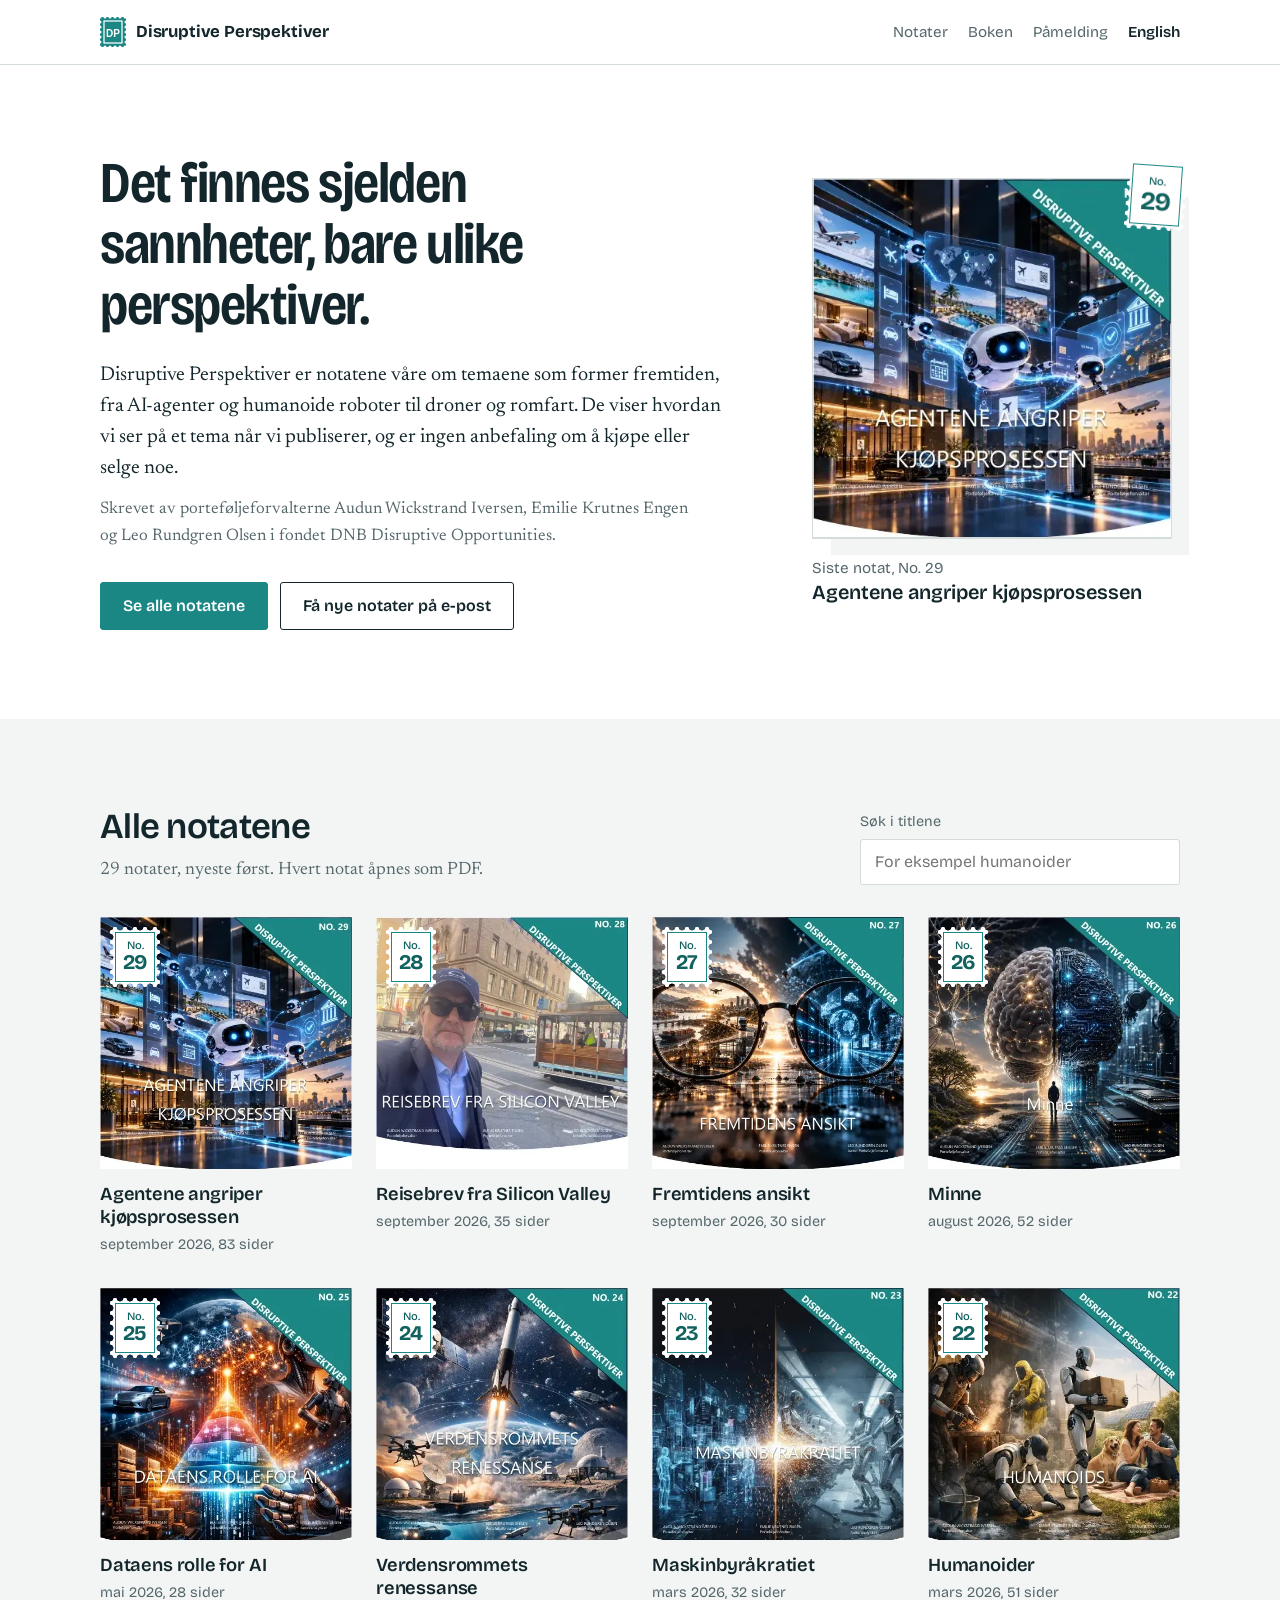
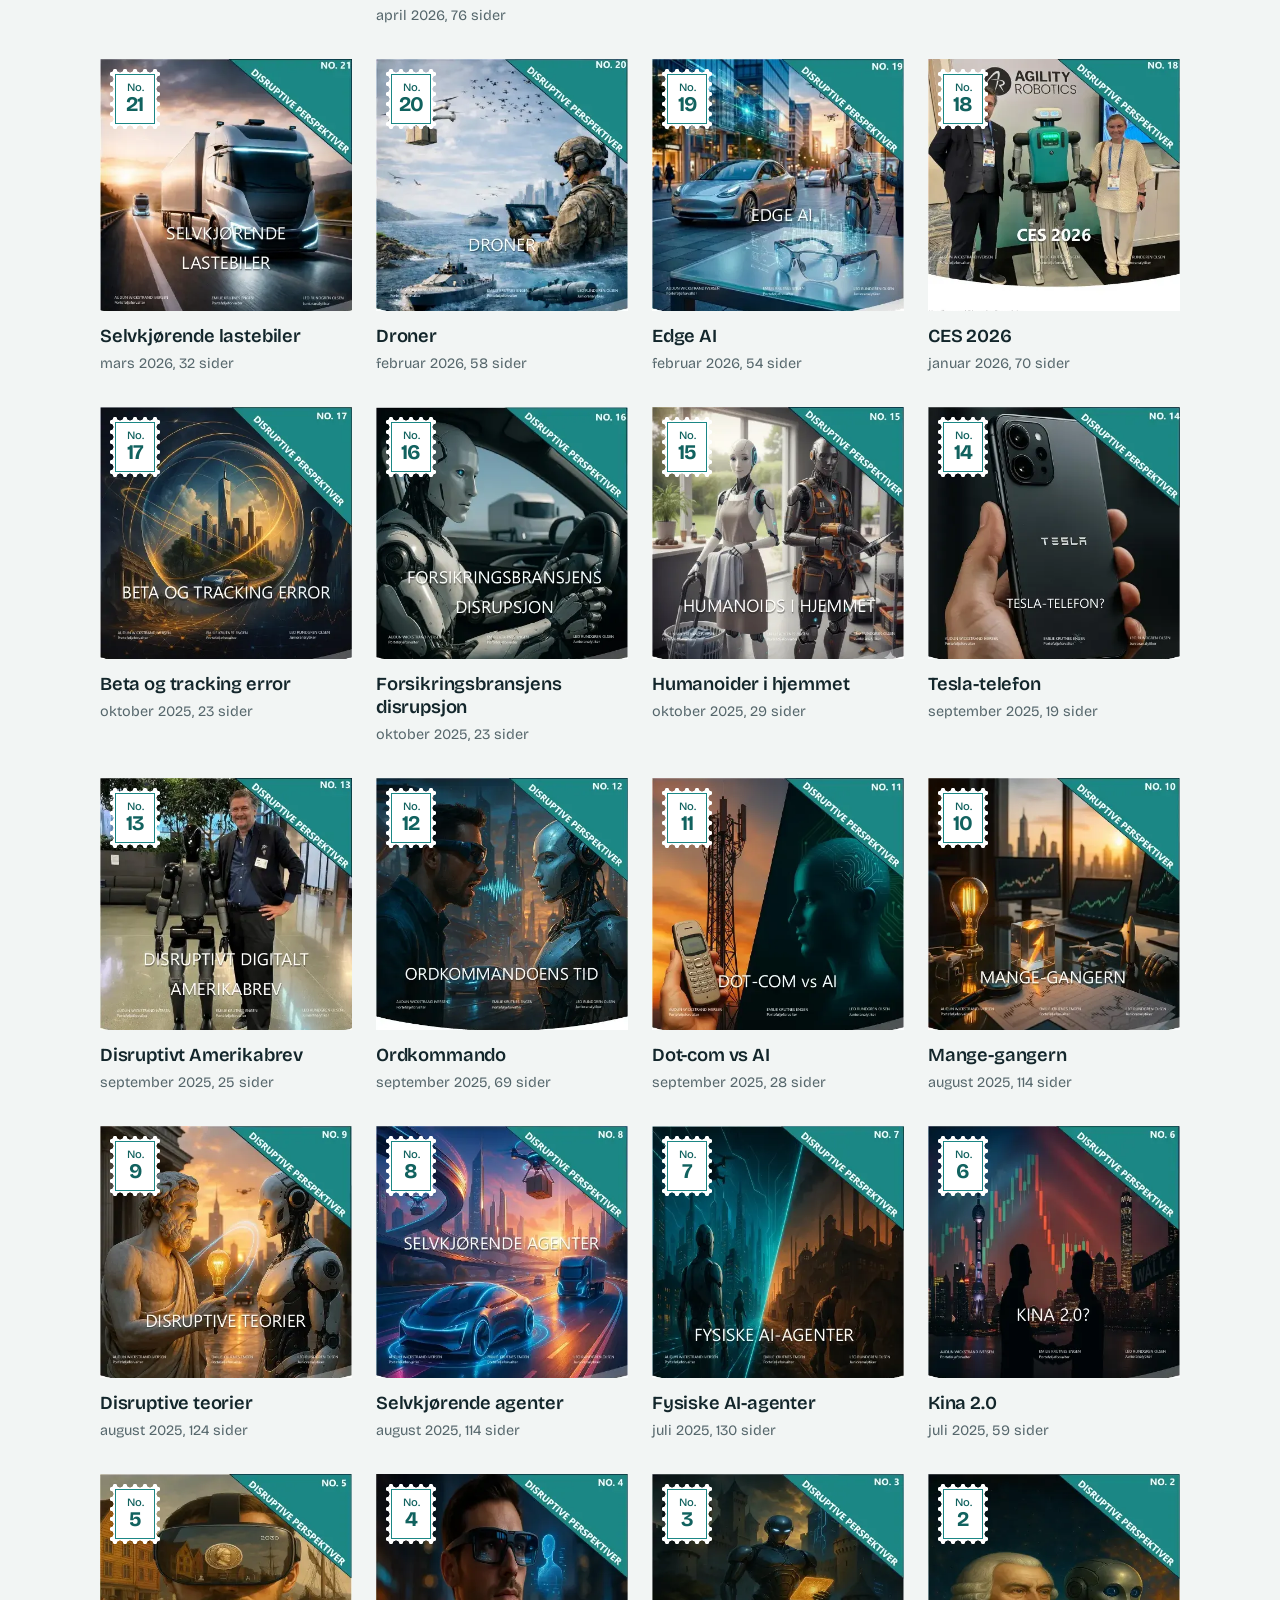
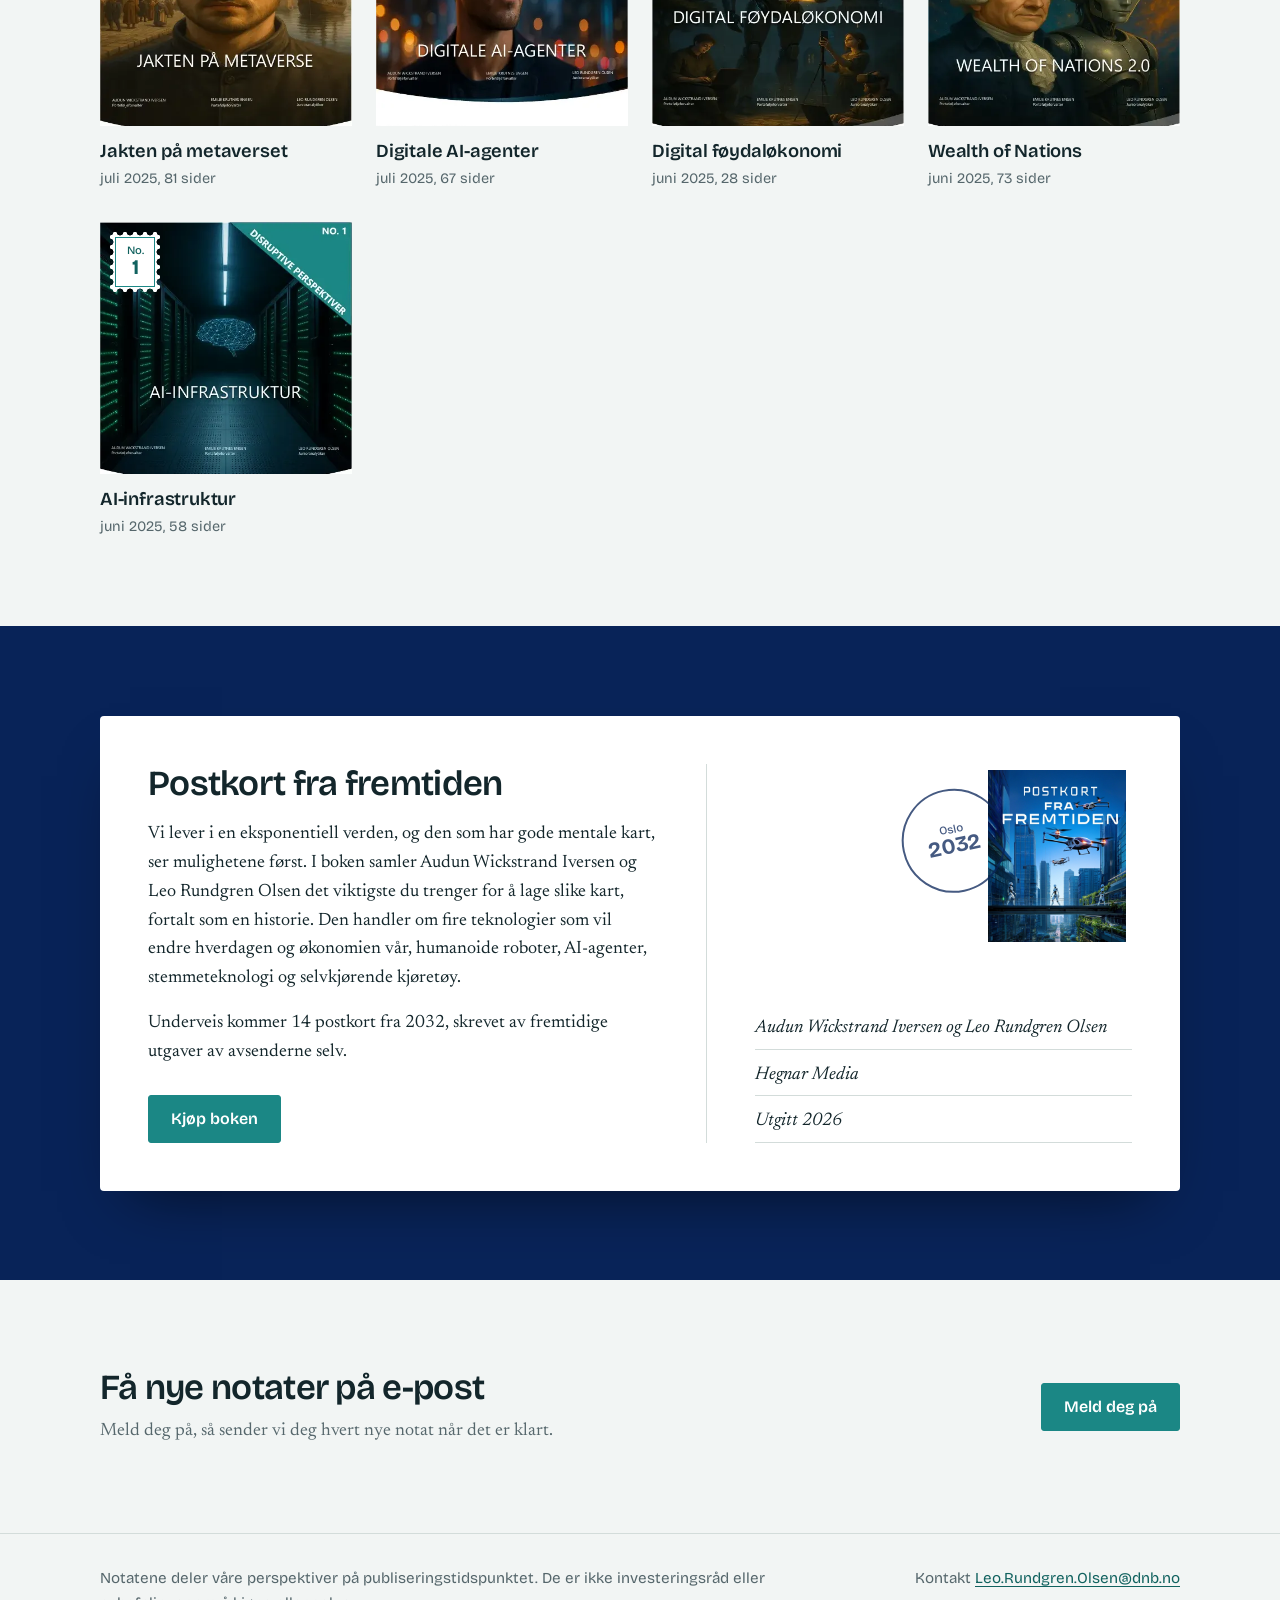
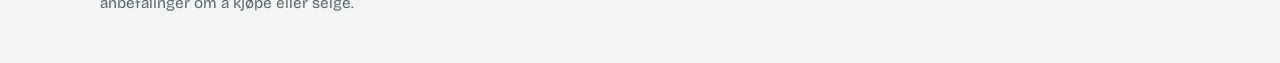
<file: index.html>
<!doctype html>
<html lang="no">
<head>
  <meta charset="utf-8">
  <meta name="viewport" content="width=device-width, initial-scale=1">
  <title>Disruptive Perspektiver | Postkort fra fremtiden</title>
  <meta name="description" content="Disruptive Perspektiver er notatserien til Audun Wickstrand Iversen, Emilie Krutnes Engen og Leo Rundgren Olsen om temaene som former fremtiden. Les alle notatene og boken Postkort fra fremtiden.">
  <link rel="canonical" href="https://postkortfrafremtiden.no/">
  <link rel="alternate" hreflang="no" href="https://postkortfrafremtiden.no/">
  <link rel="alternate" hreflang="en" href="https://postkortfrafremtiden.no/en/">
  <meta property="og:title" content="Disruptive Perspektiver">
  <meta property="og:description" content="Notater om temaene som former fremtiden, og boken Postkort fra fremtiden.">
  <meta property="og:image" content="https://postkortfrafremtiden.no/assets/postkort-fra-fremtiden.jpg">
  <meta property="og:locale" content="nb_NO">
  <link rel="icon" href="assets/favicon.svg" type="image/svg+xml">
  <link rel="preconnect" href="https://fonts.googleapis.com">
  <link rel="preconnect" href="https://fonts.gstatic.com" crossorigin>
  <link href="https://fonts.googleapis.com/css2?family=Bricolage+Grotesque:opsz,wdth,wght@12..96,75..100,400..700&family=Newsreader:ital,opsz,wght@0,6..72,400..600;1,6..72,400&display=swap" rel="stylesheet">
  <link rel="stylesheet" href="assets/site.css">
</head>
<body data-rot="">
  <a class="hopp" href="#arkiv">Hopp til notatene</a>

  <header class="topp">
    <div class="wrap">
      <a class="merke" href="./"><img src="assets/favicon.svg" alt="">Disruptive Perspektiver</a>
      <nav aria-label="Hovedmeny">
        <a href="#arkiv">Notater</a>
        <a href="https://www.norli.no/boker/dokumentar-og-fakta/historie-og-dokumentar/debatt-og-samfunn/postkort-fra-fremtiden-9788271464639" target="_blank" rel="noopener">Boken</a>
        <a href="#pamelding">Påmelding</a>
        <a class="sprak" href="en/" lang="en" hreflang="en">English</a>
      </nav>
    </div>
  </header>

  <main>
    <section class="aapning">
      <div class="wrap">
        <div>
          <h1>Det finnes sjelden sannheter, bare ulike perspektiver.</h1>
          <p class="ingress">Disruptive Perspektiver er notatene våre om temaene som former fremtiden, fra AI-agenter og humanoide roboter til droner og romfart. De viser hvordan vi ser på et tema når vi publiserer, og er ingen anbefaling om å kjøpe eller selge noe.</p>
          <p class="forfattere">Skrevet av porteføljeforvalterne Audun Wickstrand Iversen, Emilie Krutnes Engen og Leo Rundgren Olsen i fondet DNB Disruptive Opportunities.</p>
          <div class="knapper">
            <a class="knapp" href="#arkiv">Se alle notatene</a>
            <a class="knapp sekundar" href="#pamelding" data-pamelding>Få nye notater på e-post</a>
          </div>
        </div>
        <a class="siste" id="siste" href="#arkiv"></a>
      </div>
    </section>

    <section class="arkiv" id="arkiv" aria-labelledby="arkiv-tittel">
      <div class="wrap">
        <div class="arkiv-hode">
          <div>
            <h2 id="arkiv-tittel">Alle notatene</h2>
            <p><span id="antall"></span> notater, nyeste først. Hvert notat åpnes som PDF.</p>
          </div>
          <div class="sok">
            <label for="sok">Søk i titlene</label>
            <input id="sok" type="search" placeholder="For eksempel humanoider" autocomplete="off">
          </div>
        </div>
        <ol class="notater" id="notater" reversed></ol>
        <p class="tomt" id="tomt" hidden>Ingen notater har en tittel som passer. Prøv et kortere ord.</p>
        <noscript><p>Slå på JavaScript for å se notatlisten, eller åpne mappen pdf/no direkte.</p></noscript>
      </div>
    </section>

    <section class="boken" id="boken" aria-labelledby="bok-tittel">
      <div class="wrap">
        <article class="postkort">
          <div class="melding">
            <h2 id="bok-tittel">Postkort fra fremtiden</h2>
            <p>Vi lever i en eksponentiell verden, og den som har gode mentale kart, ser mulighetene først. I boken samler Audun Wickstrand Iversen og Leo Rundgren Olsen det viktigste du trenger for å lage slike kart, fortalt som en historie. Den handler om fire teknologier som vil endre hverdagen og økonomien vår, humanoide roboter, AI-agenter, stemmeteknologi og selvkjørende kjøretøy.</p>
            <p>Underveis kommer 14 postkort fra 2032, skrevet av fremtidige utgaver av avsenderne selv.</p>
            <div class="knapper">
              <a class="knapp" href="https://www.norli.no/boker/dokumentar-og-fakta/historie-og-dokumentar/debatt-og-samfunn/postkort-fra-fremtiden-9788271464639" target="_blank" rel="noopener">Kjøp boken</a>
            </div>
          </div>
          <div class="skille" aria-hidden="true"></div>
          <div class="adresse">
            <div class="hjorne">
              <div class="stempel" aria-hidden="true"><small>Oslo</small><b>2032</b></div>
              <div class="omslag-merke"><img src="assets/postkort-fra-fremtiden.jpg" alt="Bokomslaget til Postkort fra fremtiden" width="832" height="1040" loading="lazy"></div>
            </div>
            <ul class="linjer">
              <li>Audun Wickstrand Iversen og Leo Rundgren Olsen</li>
              <li>Hegnar Media</li>
              <li>Utgitt 2026</li>
            </ul>
          </div>
        </article>
      </div>
    </section>

    <section class="pamelding" id="pamelding" aria-labelledby="pamelding-tittel">
      <div class="wrap">
        <div>
          <h2 id="pamelding-tittel">Få nye notater på e-post</h2>
          <p>Meld deg på, så sender vi deg hvert nye notat når det er klart.</p>
        </div>
        <a class="knapp" href="#" data-pamelding>Meld deg på</a>
      </div>
    </section>
  </main>

  <footer class="bunn">
    <div class="wrap">
      <p>Notatene deler våre perspektiver på publiseringstidspunktet. De er ikke investeringsråd eller anbefalinger om å kjøpe eller selge.</p>
      <p>Kontakt <a href="#" data-epost></a></p>
    </div>
  </footer>

  <script src="data/innstillinger.js"></script>
  <script src="data/notater.js"></script>
  <script src="assets/site.js"></script>
</body>
</html>
</file>
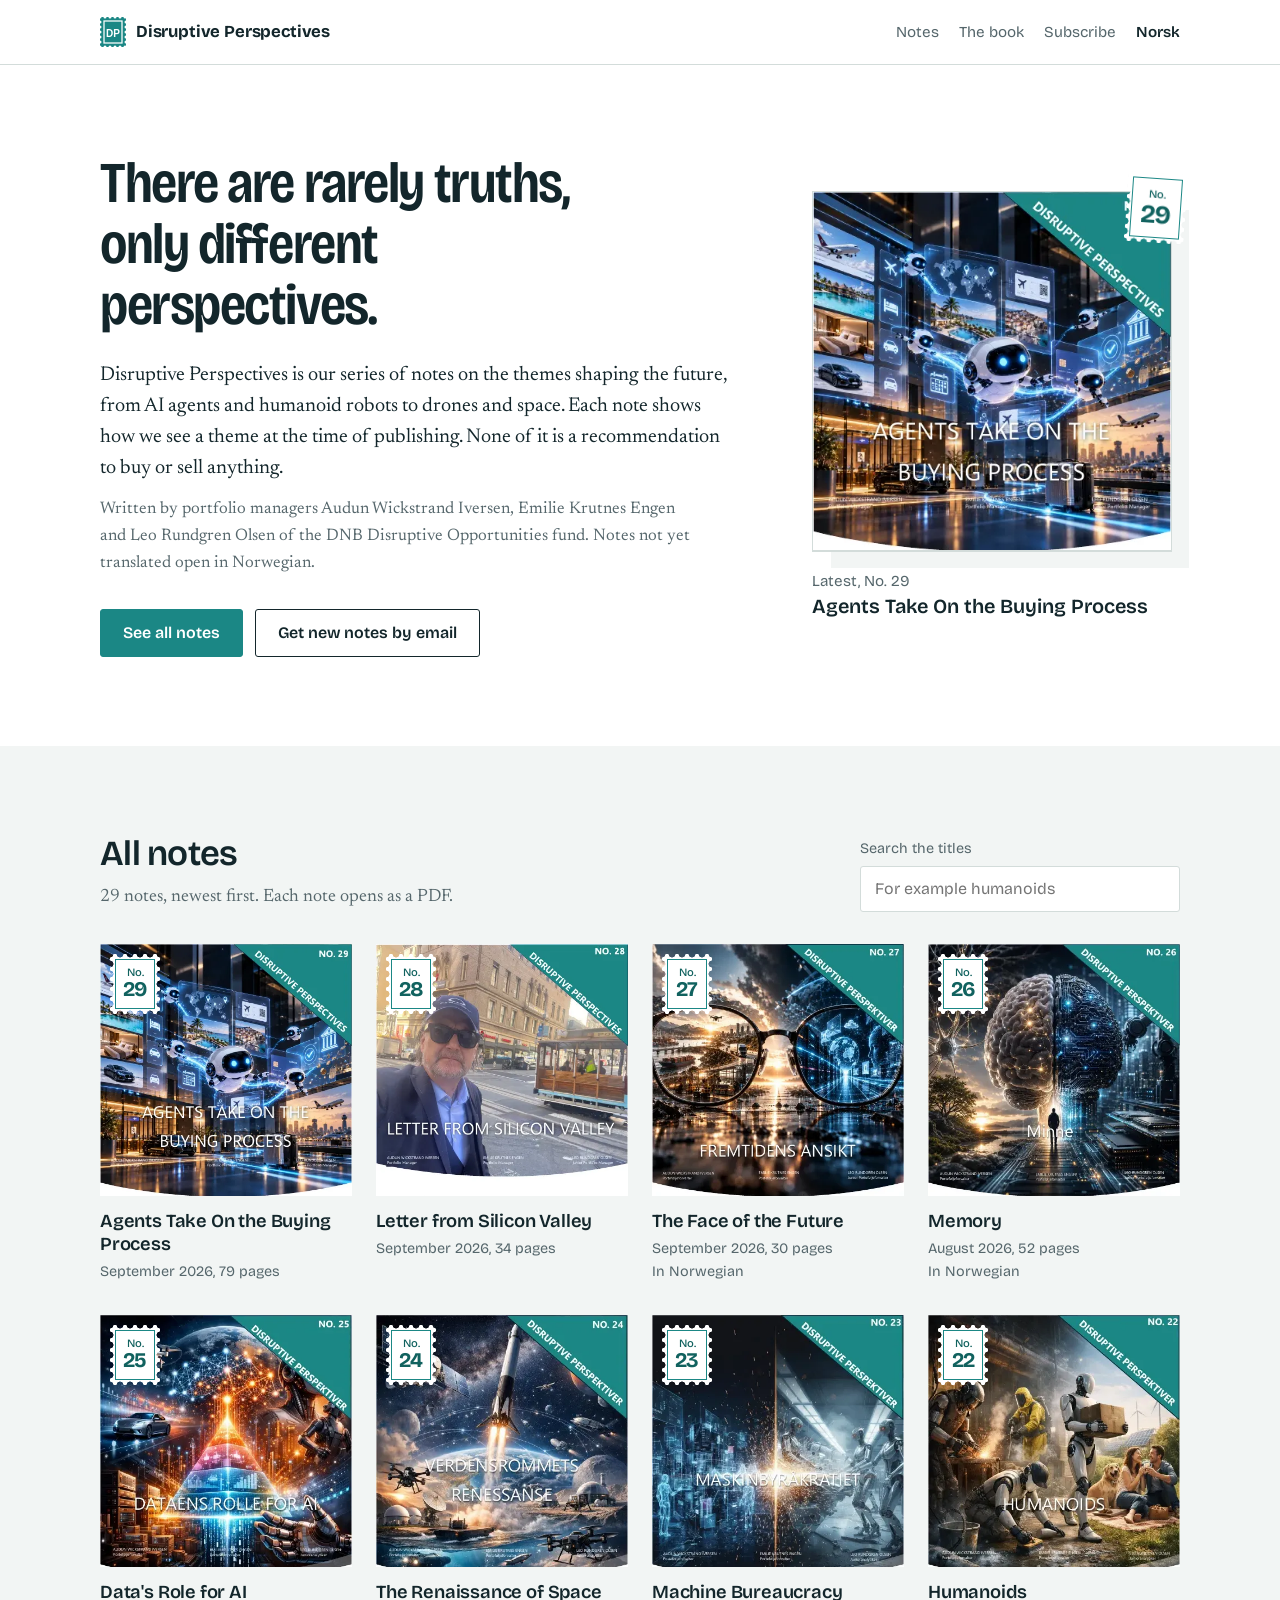
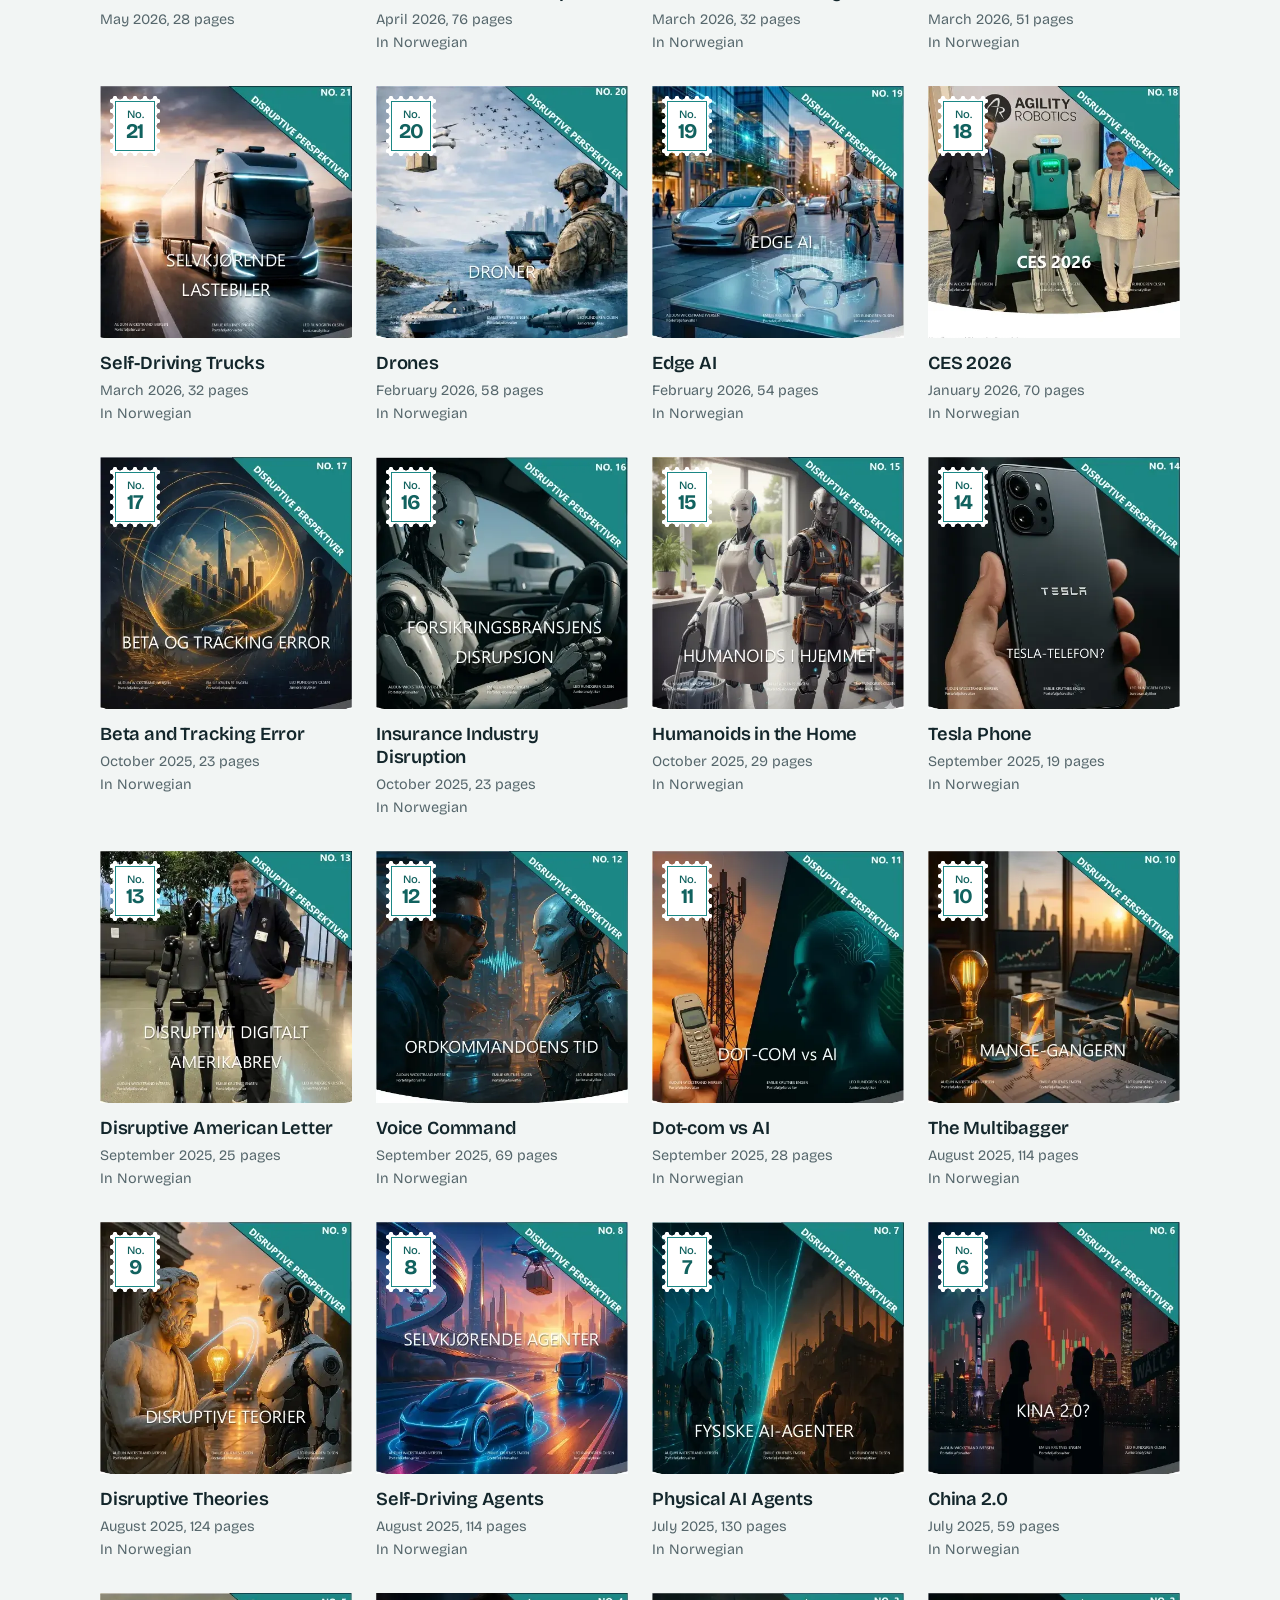
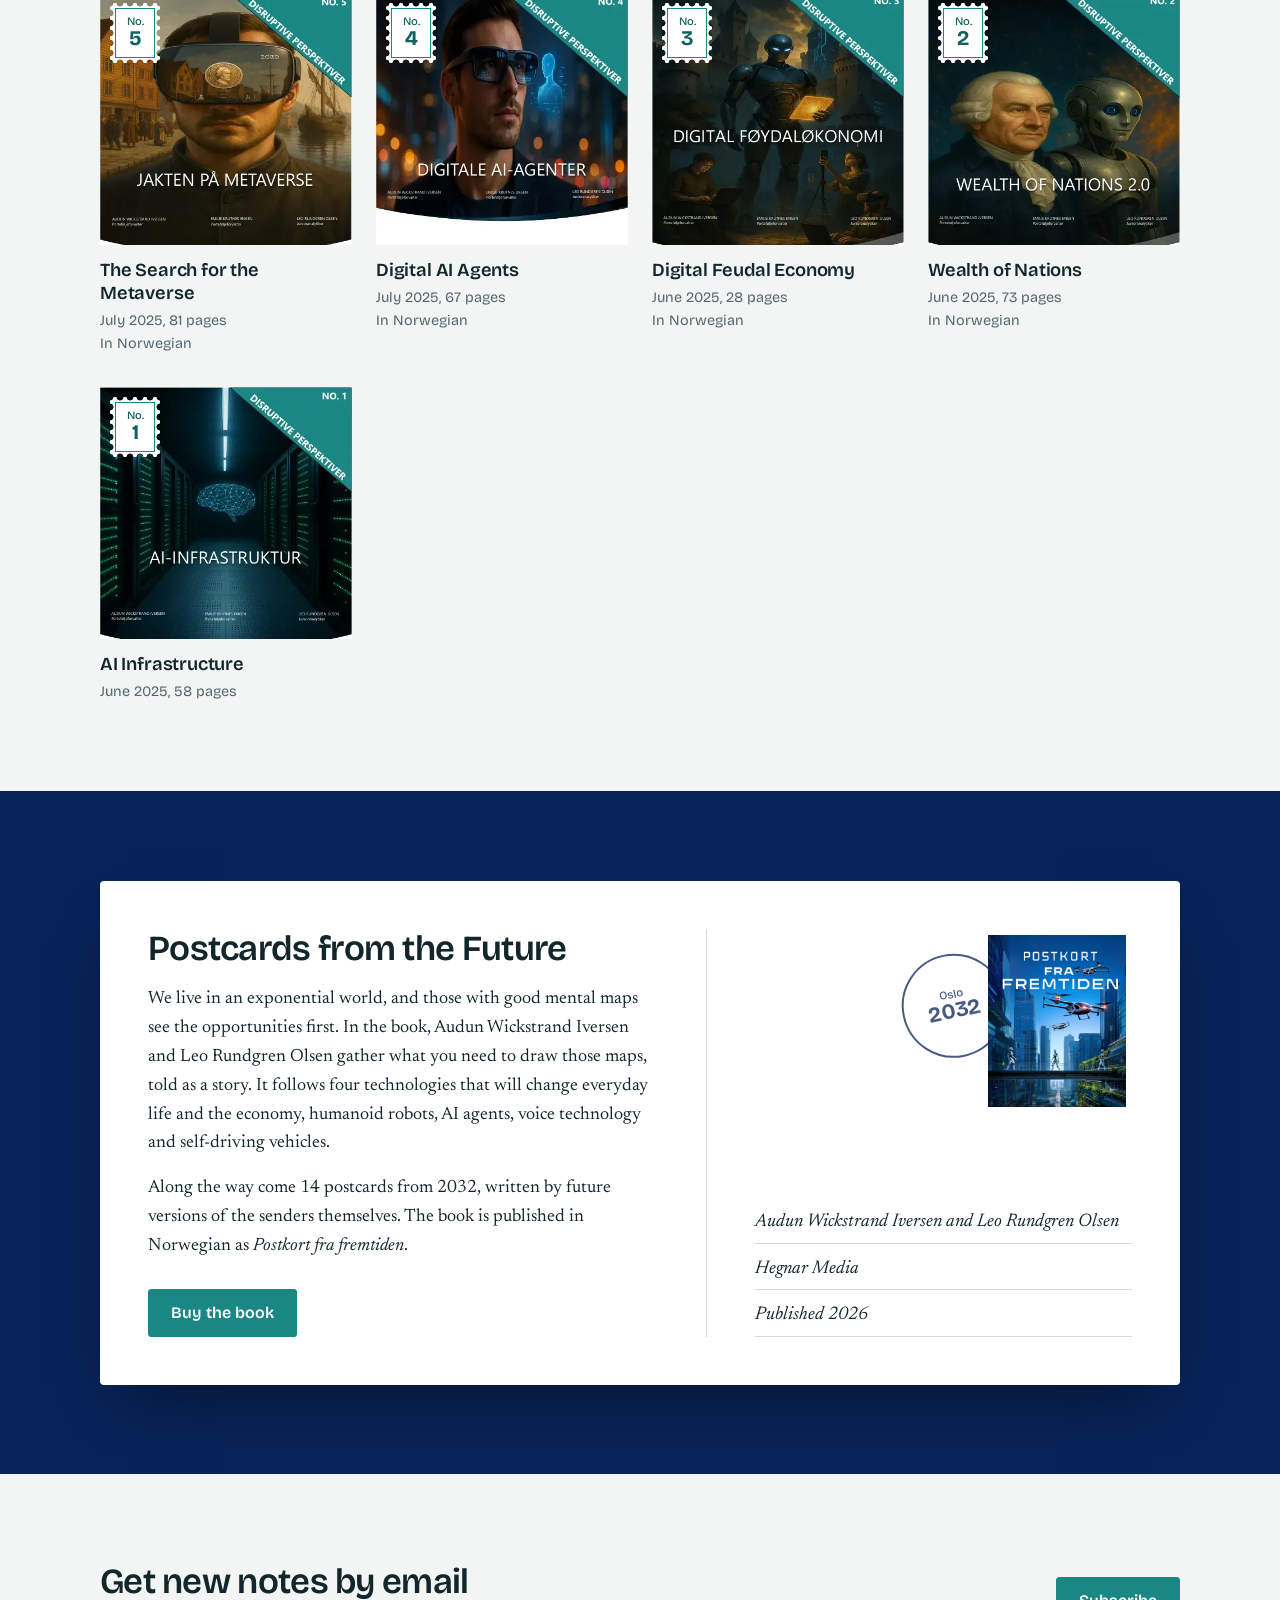
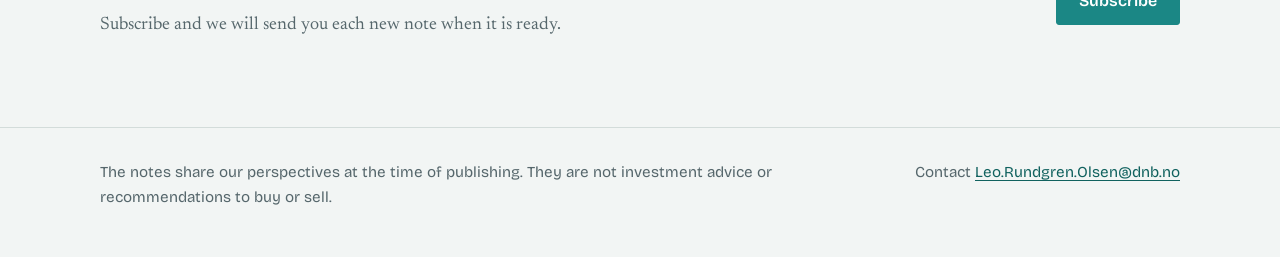
<file: en/index.html>
<!doctype html>
<html lang="en">
<head>
  <meta charset="utf-8">
  <meta name="viewport" content="width=device-width, initial-scale=1">
  <title>Disruptive Perspectives | Postcards from the Future</title>
  <meta name="description" content="Disruptive Perspectives is a series of notes by Audun Wickstrand Iversen, Emilie Krutnes Engen and Leo Rundgren Olsen on the themes shaping the future.">
  <link rel="canonical" href="https://postkortfrafremtiden.no/en/">
  <link rel="alternate" hreflang="no" href="https://postkortfrafremtiden.no/">
  <link rel="alternate" hreflang="en" href="https://postkortfrafremtiden.no/en/">
  <meta property="og:title" content="Disruptive Perspectives">
  <meta property="og:description" content="Notes on the themes shaping the future, and the book Postcards from the Future.">
  <meta property="og:image" content="https://postkortfrafremtiden.no/assets/postkort-fra-fremtiden.jpg">
  <meta property="og:locale" content="en_GB">
  <link rel="icon" href="../assets/favicon.svg" type="image/svg+xml">
  <link rel="preconnect" href="https://fonts.googleapis.com">
  <link rel="preconnect" href="https://fonts.gstatic.com" crossorigin>
  <link href="https://fonts.googleapis.com/css2?family=Bricolage+Grotesque:opsz,wdth,wght@12..96,75..100,400..700&family=Newsreader:ital,opsz,wght@0,6..72,400..600;1,6..72,400&display=swap" rel="stylesheet">
  <link rel="stylesheet" href="../assets/site.css">
</head>
<body data-rot="../">
  <a class="hopp" href="#arkiv">Skip to the notes</a>

  <header class="topp">
    <div class="wrap">
      <a class="merke" href="./"><img src="../assets/favicon.svg" alt="">Disruptive Perspectives</a>
      <nav aria-label="Main menu">
        <a href="#arkiv">Notes</a>
        <a href="https://www.norli.no/boker/dokumentar-og-fakta/historie-og-dokumentar/debatt-og-samfunn/postkort-fra-fremtiden-9788271464639" target="_blank" rel="noopener">The book</a>
        <a href="#pamelding">Subscribe</a>
        <a class="sprak" href="../" lang="no" hreflang="no">Norsk</a>
      </nav>
    </div>
  </header>

  <main>
    <section class="aapning">
      <div class="wrap">
        <div>
          <h1>There are rarely truths, only different perspectives.</h1>
          <p class="ingress">Disruptive Perspectives is our series of notes on the themes shaping the future, from AI agents and humanoid robots to drones and space. Each note shows how we see a theme at the time of publishing. None of it is a recommendation to buy or sell anything.</p>
          <p class="forfattere">Written by portfolio managers Audun Wickstrand Iversen, Emilie Krutnes Engen and Leo Rundgren Olsen of the DNB Disruptive Opportunities fund. Notes not yet translated open in Norwegian.</p>
          <div class="knapper">
            <a class="knapp" href="#arkiv">See all notes</a>
            <a class="knapp sekundar" href="#pamelding" data-pamelding>Get new notes by email</a>
          </div>
        </div>
        <a class="siste" id="siste" href="#arkiv"></a>
      </div>
    </section>

    <section class="arkiv" id="arkiv" aria-labelledby="arkiv-tittel">
      <div class="wrap">
        <div class="arkiv-hode">
          <div>
            <h2 id="arkiv-tittel">All notes</h2>
            <p><span id="antall"></span> notes, newest first. Each note opens as a PDF.</p>
          </div>
          <div class="sok">
            <label for="sok">Search the titles</label>
            <input id="sok" type="search" placeholder="For example humanoids" autocomplete="off">
          </div>
        </div>
        <ol class="notater" id="notater" reversed></ol>
        <p class="tomt" id="tomt" hidden>No note titles match. Try a shorter word.</p>
        <noscript><p>Turn on JavaScript to see the list of notes.</p></noscript>
      </div>
    </section>

    <section class="boken" id="boken" aria-labelledby="bok-tittel">
      <div class="wrap">
        <article class="postkort">
          <div class="melding">
            <h2 id="bok-tittel">Postcards from the Future</h2>
            <p>We live in an exponential world, and those with good mental maps see the opportunities first. In the book, Audun Wickstrand Iversen and Leo Rundgren Olsen gather what you need to draw those maps, told as a story. It follows four technologies that will change everyday life and the economy, humanoid robots, AI agents, voice technology and self-driving vehicles.</p>
            <p>Along the way come 14 postcards from 2032, written by future versions of the senders themselves. The book is published in Norwegian as <i>Postkort fra fremtiden</i>.</p>
            <div class="knapper">
              <a class="knapp" href="https://www.norli.no/boker/dokumentar-og-fakta/historie-og-dokumentar/debatt-og-samfunn/postkort-fra-fremtiden-9788271464639" target="_blank" rel="noopener">Buy the book</a>
            </div>
          </div>
          <div class="skille" aria-hidden="true"></div>
          <div class="adresse">
            <div class="hjorne">
              <div class="stempel" aria-hidden="true"><small>Oslo</small><b>2032</b></div>
              <div class="omslag-merke"><img src="../assets/postkort-fra-fremtiden.jpg" alt="Cover of Postkort fra fremtiden" width="832" height="1040" loading="lazy"></div>
            </div>
            <ul class="linjer">
              <li>Audun Wickstrand Iversen and Leo Rundgren Olsen</li>
              <li>Hegnar Media</li>
              <li>Published 2026</li>
            </ul>
          </div>
        </article>
      </div>
    </section>

    <section class="pamelding" id="pamelding" aria-labelledby="pamelding-tittel">
      <div class="wrap">
        <div>
          <h2 id="pamelding-tittel">Get new notes by email</h2>
          <p>Subscribe and we will send you each new note when it is ready.</p>
        </div>
        <a class="knapp" href="#" data-pamelding>Subscribe</a>
      </div>
    </section>
  </main>

  <footer class="bunn">
    <div class="wrap">
      <p>The notes share our perspectives at the time of publishing. They are not investment advice or recommendations to buy or sell.</p>
      <p>Contact <a href="#" data-epost></a></p>
    </div>
  </footer>

  <script src="../data/innstillinger.js"></script>
  <script src="../data/notater.js"></script>
  <script src="../assets/site.js"></script>
</body>
</html>
</file>
<file: assets/site.css>
/* Disruptive Perspektiver
   Farger hentet fra notatforsidene (petrol) og bokomslaget (natteblå). */

:root {
  --papir: #ffffff;
  --flate: #f2f5f4;
  --blekk: #13262b;
  --demp: #56676c;
  --linje: #d3dcda;
  --petrol: #1b8785;      /* fra forsidebåndet, til flater */
  --petrol-tekst: #11625f; /* mørkere variant som holder kontrast i tekst */
  --natt: #082358;        /* fra bokomslaget */
  --natt-lys: #c9d6ee;

  --sans: "Bricolage Grotesque", system-ui, sans-serif;
  --serif: "Newsreader", Georgia, serif;

  --bredde: 1160px;
  --kant: clamp(16px, 4vw, 40px);
}

* { box-sizing: border-box; }
html { -webkit-text-size-adjust: 100%; }
body {
  margin: 0;
  background: var(--flate);
  color: var(--blekk);
  font-family: var(--serif);
  font-size: 1.125rem;
  line-height: 1.6;
}
img { max-width: 100%; height: auto; display: block; }
a { color: var(--petrol-tekst); text-underline-offset: 0.18em; }
a:hover { color: var(--blekk); }
:focus-visible { outline: 3px solid var(--petrol); outline-offset: 3px; border-radius: 2px; }

.wrap { max-width: var(--bredde); margin: 0 auto; padding: 0 var(--kant); }
.visually-hidden {
  position: absolute; width: 1px; height: 1px; overflow: hidden;
  clip: rect(0 0 0 0); white-space: nowrap;
}
.hopp { position: absolute; left: -9999px; }
.hopp:focus { left: 16px; top: 16px; background: var(--papir); padding: 8px 12px; z-index: 10; }

/* Toppfelt */
.topp {
  background: var(--papir);
  border-bottom: 1px solid var(--linje);
}
.topp .wrap {
  display: flex; align-items: center; justify-content: space-between;
  gap: 16px; min-height: 64px; flex-wrap: wrap;
}
.merke {
  font-family: var(--sans); font-weight: 700; font-size: 1.05rem;
  color: var(--blekk); text-decoration: none; letter-spacing: -0.01em;
  display: flex; align-items: center; gap: 10px;
}
.merke img { width: 26px; height: 30px; }
.topp nav { display: flex; gap: 4px 20px; flex-wrap: wrap; font-family: var(--sans); font-size: 0.95rem; }
.topp nav a { color: var(--demp); text-decoration: none; padding: 6px 0; }
.topp nav a:hover { color: var(--blekk); }
.topp nav { align-items: center; }
.topp nav .sprak { color: var(--blekk); font-weight: 600; }


/* Åpning */
.aapning { background: var(--papir); padding: clamp(40px, 7vw, 88px) 0 clamp(48px, 7vw, 96px); }
.aapning .wrap {
  display: grid; grid-template-columns: minmax(0, 1.25fr) minmax(0, 0.75fr);
  gap: clamp(32px, 6vw, 80px); align-items: center;
}
.aapning h1 {
  font-family: var(--sans); font-weight: 600;
  font-size: clamp(2.1rem, 4.6vw, 3.6rem); line-height: 1.06;
  letter-spacing: -0.025em; margin: 0 0 24px; max-width: 18ch;
  font-variation-settings: "wdth" 85;
}
.aapning .ingress { font-size: 1.25rem; line-height: 1.55; max-width: 36em; margin: 0 0 12px; }
.aapning .forfattere { color: var(--demp); font-size: 1.05rem; max-width: 36em; margin: 0 0 32px; }
.knapper { display: flex; flex-wrap: wrap; gap: 12px; }
.knapp {
  font-family: var(--sans); font-weight: 600; font-size: 1rem;
  display: inline-flex; align-items: center; min-height: 48px;
  padding: 0 22px; border-radius: 3px; text-decoration: none;
  background: var(--petrol); color: #fff; border: 1px solid var(--petrol);
}
.knapp:hover { background: var(--petrol-tekst); border-color: var(--petrol-tekst); color: #fff; }
.knapp.sekundar { background: transparent; color: var(--blekk); border-color: var(--blekk); }
.knapp.sekundar:hover { background: var(--blekk); color: #fff; }

/* Siste notat i åpningen */
.siste { position: relative; text-decoration: none; color: inherit; display: block; justify-self: center; width: min(100%, 360px); }
.siste figure { margin: 0; }
.siste img {
  width: 100%; aspect-ratio: 1 / 1; object-fit: cover; object-position: top;
  border: 1px solid var(--linje);
  box-shadow: 0 1px 0 var(--linje), 18px 18px 0 -1px var(--flate);
}
.siste figcaption { font-family: var(--sans); margin-top: 18px; }
.siste .hva { color: var(--demp); font-size: 0.95rem; display: block; }
.siste .navn { font-weight: 600; font-size: 1.25rem; line-height: 1.25; display: block; }
.siste:hover .navn { text-decoration: underline; text-underline-offset: 0.18em; }
.siste .frimerke { position: absolute; top: -18px; right: -14px; transform: rotate(4deg); }

/* Frimerket med notatnummer. Takkene lages med en maske. */
.frimerke {
  --hull: 3.2px;
  width: 60px; height: 70px; padding: 5px;
  background: var(--papir);
  -webkit-mask:
    linear-gradient(#000 0 0) content-box,
    radial-gradient(circle, #0000 var(--hull), #000 calc(var(--hull) + 0.6px)) -5px -5px / 10px 10px;
  mask:
    linear-gradient(#000 0 0) content-box,
    radial-gradient(circle, #0000 var(--hull), #000 calc(var(--hull) + 0.6px)) -5px -5px / 10px 10px;
  filter: drop-shadow(0 1px 1px rgba(19, 38, 43, 0.25));
  font-family: var(--sans);
}
.frimerke span {
  display: flex; flex-direction: column; align-items: center; justify-content: center;
  height: 100%; border: 1.5px solid var(--petrol); color: var(--petrol-tekst);
  line-height: 1;
}
.frimerke small { font-size: 0.7rem; font-weight: 500; }
.frimerke b { font-size: 1.6rem; font-weight: 700; letter-spacing: -0.03em; margin-top: 2px; }

/* Arkiv */
.arkiv { padding: clamp(48px, 7vw, 88px) 0; }
.arkiv-hode {
  display: flex; justify-content: space-between; align-items: end;
  gap: 16px 32px; flex-wrap: wrap; margin-bottom: 32px;
}
h2 {
  font-family: var(--sans); font-weight: 600; letter-spacing: -0.02em;
  font-size: clamp(1.6rem, 3vw, 2.2rem); line-height: 1.15; margin: 0 0 8px;
}
.arkiv-hode p { margin: 0; color: var(--demp); }
.sok { font-family: var(--sans); display: flex; flex-direction: column; gap: 6px; width: min(100%, 320px); }
.sok label { font-size: 0.9rem; color: var(--demp); }
.sok input {
  font: inherit; font-size: 1rem; padding: 0 14px; min-height: 46px;
  border: 1px solid var(--linje); border-radius: 3px; background: var(--papir); color: var(--blekk);
}
.sok input:focus-visible { outline-offset: 0; }

.notater {
  list-style: none; margin: 0; padding: 0;
  display: grid; grid-template-columns: repeat(auto-fill, minmax(220px, 1fr));
  gap: 32px 24px;
}
.notat a { display: block; text-decoration: none; color: inherit; position: relative; }
.notat .bilde {
  aspect-ratio: 1 / 1; overflow: hidden; background: var(--petrol);
}
.notat img { width: 100%; height: 100%; object-fit: cover; object-position: top; }
.notat .frimerke { position: absolute; top: 10px; left: 10px; width: 50px; height: 60px; }
.notat .frimerke b { font-size: 1.3rem; }
.notat h3 {
  font-family: var(--sans); font-weight: 600; font-size: 1.15rem; line-height: 1.25;
  margin: 14px 0 4px; letter-spacing: -0.01em;
}
.notat a:hover h3 { text-decoration: underline; text-underline-offset: 0.18em; }
.notat .meta { font-family: var(--sans); font-size: 0.9rem; color: var(--demp); margin: 0; }
.notat .meta .merknad { display: block; }
.tomt { font-family: var(--sans); color: var(--demp); padding: 24px 0; }

/* Boken, satt opp som baksiden av et postkort */
.boken { background: var(--natt); color: #fff; padding: clamp(48px, 7vw, 96px) 0; }
.postkort {
  background: var(--papir); color: var(--blekk);
  display: grid; grid-template-columns: minmax(0, 1.15fr) 1px minmax(0, 0.85fr);
  gap: clamp(24px, 4vw, 48px);
  padding: clamp(24px, 4vw, 48px);
  border-radius: 4px;
  box-shadow: 0 30px 60px -30px rgba(0, 0, 0, 0.6);
}
.postkort .skille { background: var(--linje); }
.postkort h2 { margin-bottom: 16px; }
.postkort .melding p { margin: 0 0 16px; max-width: 34em; }
.postkort .melding p:last-of-type { margin-bottom: 28px; }
.postkort .adresse { display: flex; flex-direction: column; }
.postkort .hjorne { display: flex; justify-content: flex-end; align-items: flex-start; gap: 4px; margin-bottom: 32px; }
.stempel {
  width: 104px; height: 104px; border-radius: 50%;
  border: 2px solid var(--natt); color: var(--natt);
  display: flex; flex-direction: column; align-items: center; justify-content: center;
  font-family: var(--sans); font-weight: 600; line-height: 1.1; text-align: center;
  transform: rotate(-12deg) translate(22px, 30px); opacity: 0.75; z-index: 1;
}
.stempel small { font-size: 0.72rem; font-weight: 500; }
.stempel b { font-size: 1.35rem; }
.omslag-merke {
  width: 150px; padding: 6px; background: var(--papir);
  -webkit-mask:
    linear-gradient(#000 0 0) content-box,
    radial-gradient(circle, #0000 3.2px, #000 3.8px) -5px -5px / 10px 10px;
  mask:
    linear-gradient(#000 0 0) content-box,
    radial-gradient(circle, #0000 3.2px, #000 3.8px) -5px -5px / 10px 10px;
  filter: drop-shadow(0 1px 2px rgba(0, 0, 0, 0.3));
}
.omslag-merke img { aspect-ratio: 832 / 1040; object-fit: cover; }
.linjer { margin: auto 0 0; padding: 0; list-style: none; font-family: var(--serif); font-style: italic; font-size: 1.15rem; }
.linjer li { border-bottom: 1px solid var(--linje); padding: 10px 0 6px; }

/* Påmelding */
.pamelding { padding: clamp(48px, 7vw, 88px) 0; }
.pamelding .wrap {
  display: grid; grid-template-columns: minmax(0, 1fr) auto; gap: 24px 48px; align-items: center;
}
.pamelding p { margin: 0; color: var(--demp); max-width: 38em; }

/* Bunn */
.bunn { border-top: 1px solid var(--linje); padding: 32px 0 48px; font-family: var(--sans); font-size: 0.95rem; color: var(--demp); }
.bunn .wrap { display: flex; flex-wrap: wrap; justify-content: space-between; gap: 12px 32px; }
.bunn p { margin: 0; max-width: 46em; }

/* 404 */
.feil { min-height: 60vh; display: flex; align-items: center; padding: 64px 0; }
.feil p { max-width: 36em; }

@media (max-width: 820px) {
  .aapning .wrap { grid-template-columns: 1fr; }
  .siste { justify-self: start; width: min(100%, 300px); margin-top: 8px; }
  .postkort { grid-template-columns: 1fr; }
  .postkort .skille { height: 1px; }
  .postkort .adresse { order: -1; }
  .postkort .hjorne { margin-bottom: 8px; }
  .pamelding .wrap { grid-template-columns: 1fr; }
}
@media (max-width: 480px) {
  .notater { grid-template-columns: 1fr 1fr; gap: 24px 14px; }
  .notat .frimerke { width: 40px; height: 50px; top: 6px; left: 6px; }
  .notat .frimerke small { font-size: 0.6rem; }
  .notat .frimerke b { font-size: 1.05rem; }
  .notat h3 { font-size: 1rem; }
  .siste .frimerke { right: -6px; }
}
@media (prefers-reduced-motion: reduce) { * { scroll-behavior: auto !important; } }
[hidden] { display: none !important; }
</file>
